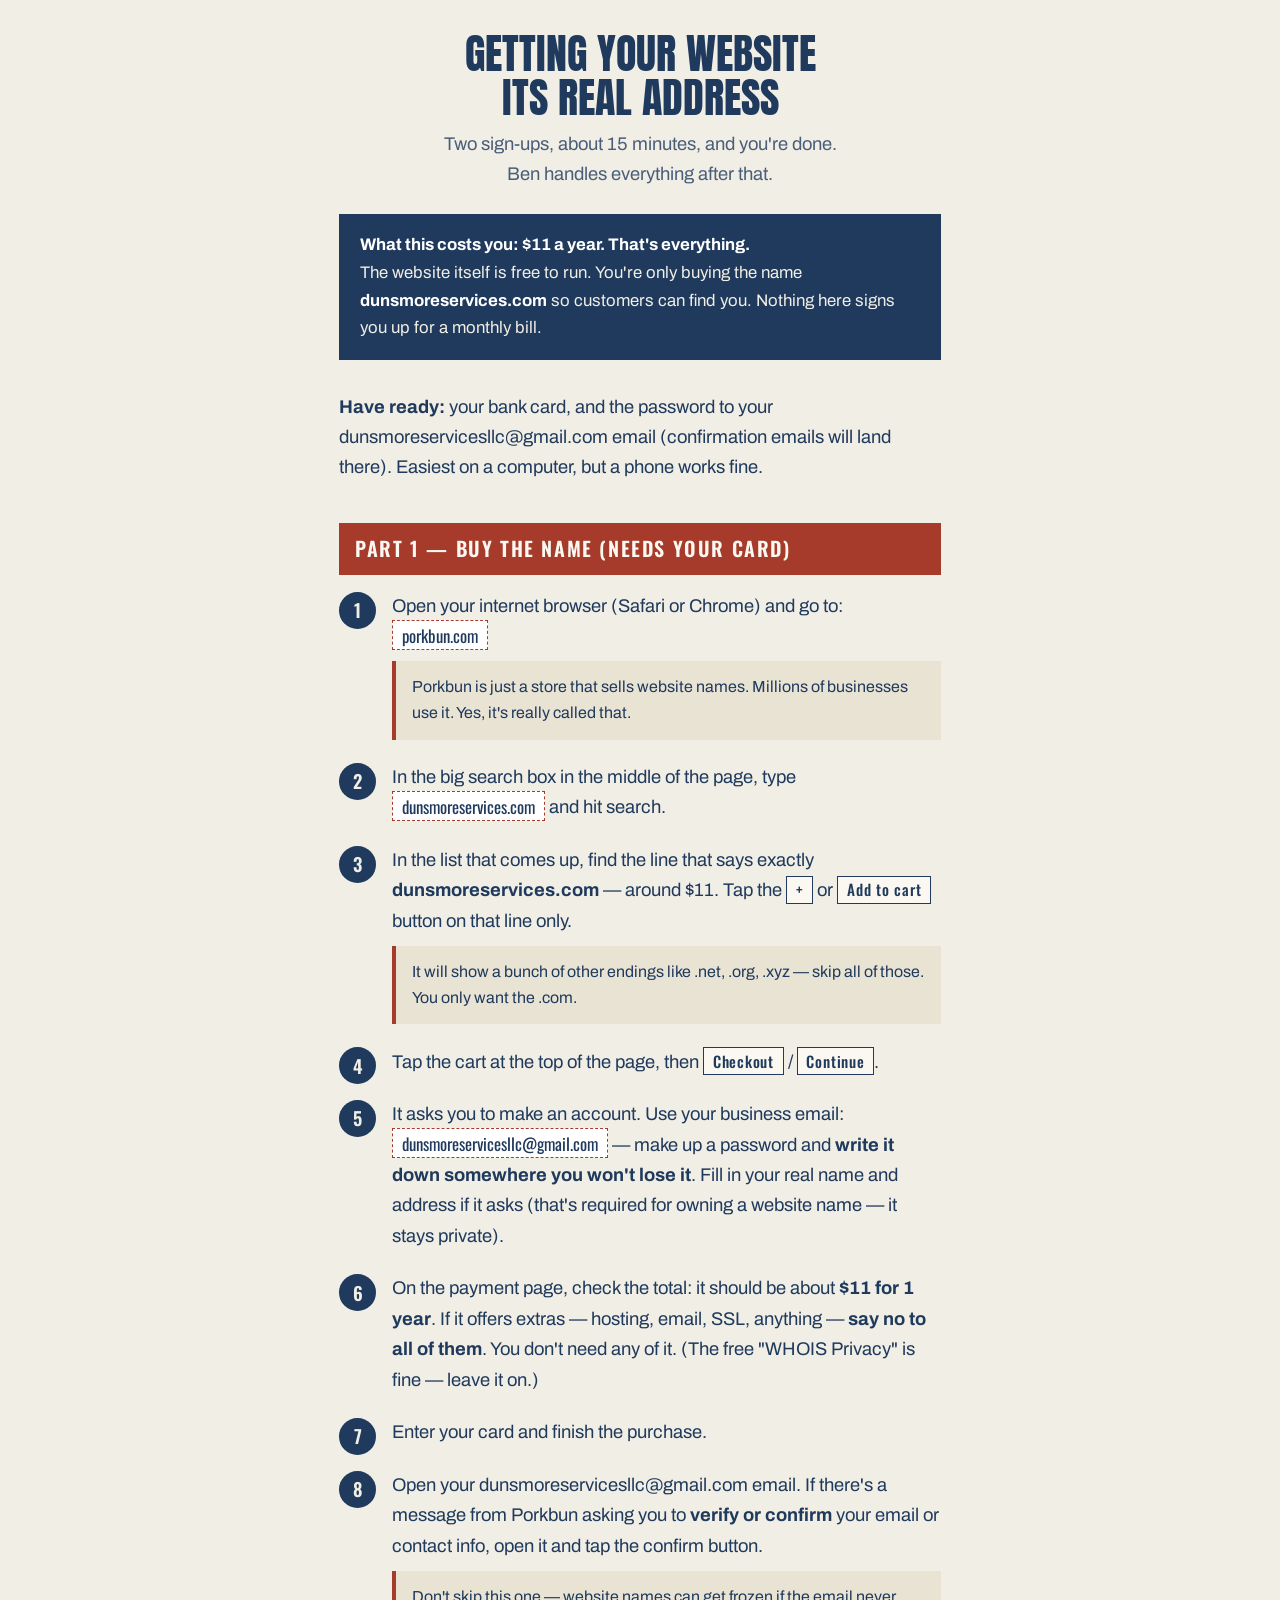
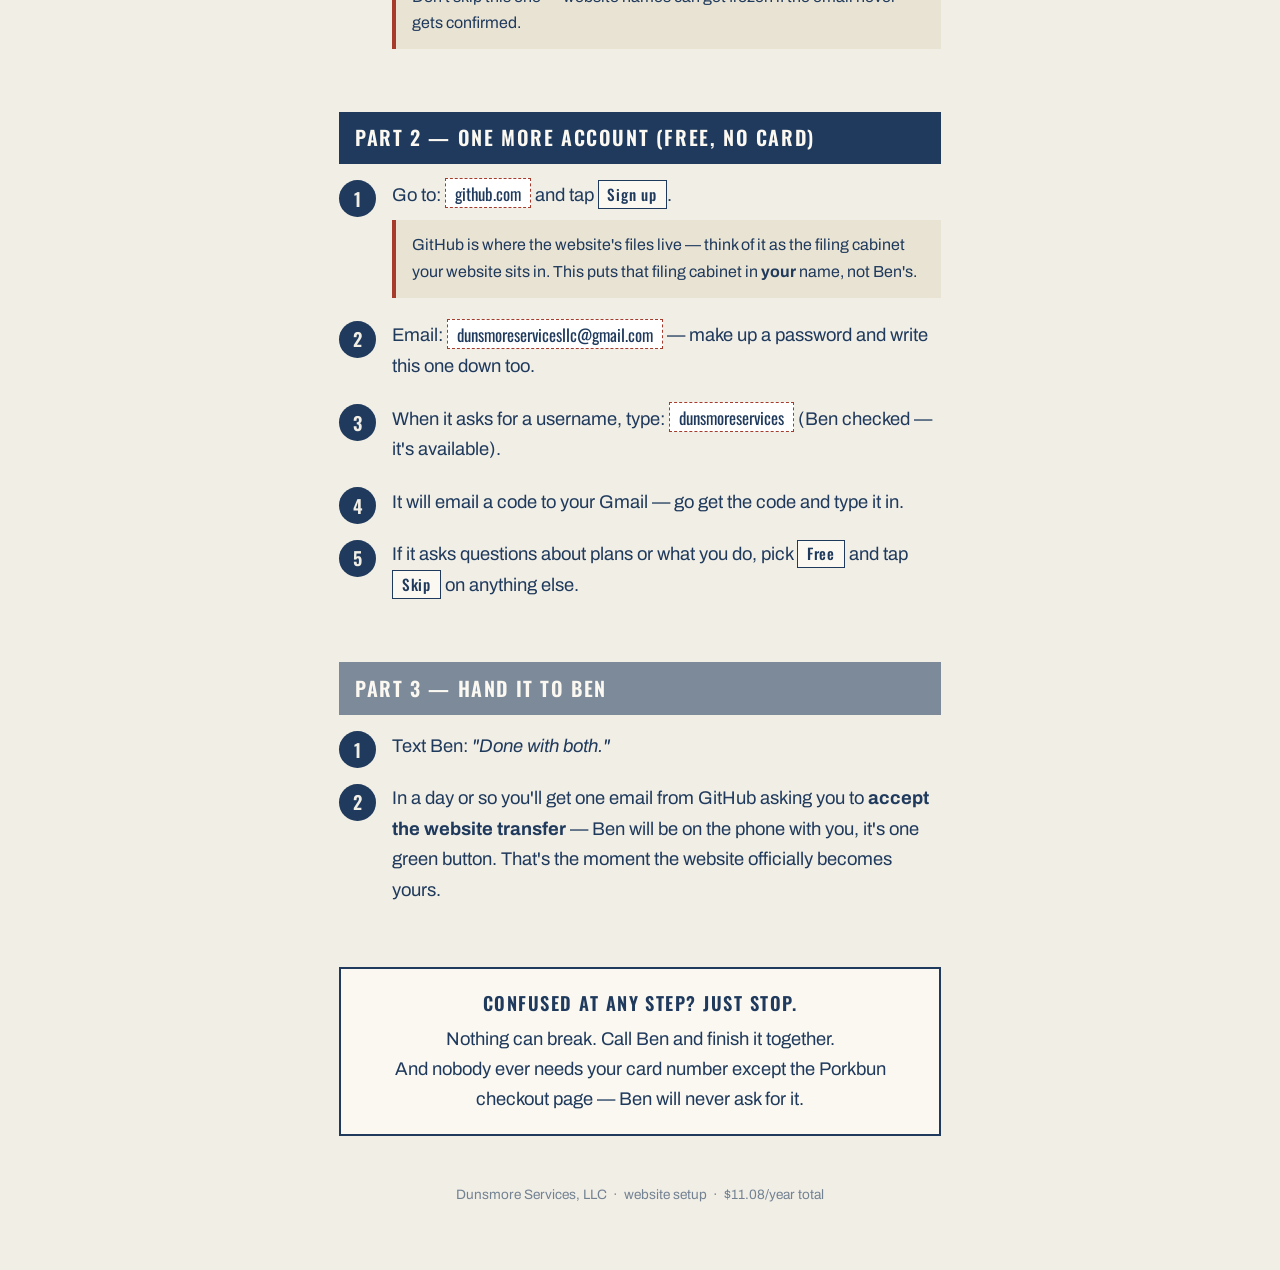
<file: setup/index.html>
<!DOCTYPE html>
<html lang="en">
<head>
  <meta charset="UTF-8">
  <meta name="viewport" content="width=device-width, initial-scale=1.0">
  <meta name="robots" content="noindex">
  <title>Steve's Setup Steps — Dunsmore Services Website</title>
  <link rel="icon" href="data:image/svg+xml,%3Csvg xmlns='http://www.w3.org/2000/svg' viewBox='0 0 64 64'%3E%3Ccircle cx='32' cy='32' r='30' fill='%231F3A5C'/%3E%3Cpath d='M20 40 32 28l12 12M24 38v8h16v-8' stroke='%23F1EEE6' stroke-width='4' fill='none' stroke-linecap='round' stroke-linejoin='round'/%3E%3C/svg%3E">
  <link rel="preconnect" href="https://fonts.googleapis.com">
  <link rel="preconnect" href="https://fonts.gstatic.com" crossorigin>
  <link href="https://fonts.googleapis.com/css2?family=Anton&family=Archivo:wght@400;600;700&family=Oswald:wght@500;600&display=swap" rel="stylesheet">
  <style>
    * { box-sizing: border-box; }
    body {
      margin: 0;
      background: #F1EEE6;
      color: #1F3A5C;
      font-family: "Archivo", "Helvetica Neue", Arial, sans-serif;
      font-size: 1.15rem;
      line-height: 1.65;
    }
    .wrap { max-width: 640px; margin: 0 auto; padding: 2rem 1.2rem 4rem; }
    header { text-align: center; margin-bottom: 1.5rem; }
    h1 {
      font-family: "Anton", Impact, sans-serif;
      font-weight: 400;
      text-transform: uppercase;
      font-size: clamp(1.9rem, 7vw, 2.6rem);
      line-height: 1.05;
      margin: 0 0 0.6rem;
    }
    .sub { color: rgba(31,58,92,.8); margin: 0; }
    .promise {
      background: #1F3A5C;
      color: #F1EEE6;
      padding: 1.1rem 1.3rem;
      margin: 1.5rem 0 2rem;
      font-size: 1.05rem;
    }
    .promise strong { color: #fff; }
    h2 {
      font-family: "Oswald", Arial, sans-serif;
      font-weight: 600;
      text-transform: uppercase;
      letter-spacing: 0.08em;
      font-size: 1.25rem;
      background: #A63A2B;
      color: #FAF8F1;
      padding: 0.6rem 1rem;
      margin: 2.5rem 0 1rem;
    }
    h2.part2 { background: #1F3A5C; }
    h2.part3 { background: rgba(31,58,92,.55); }
    ol.steps { margin: 0; padding: 0; list-style: none; counter-reset: step; }
    ol.steps > li {
      counter-increment: step;
      position: relative;
      padding: 0 0 1.4rem 3.3rem;
    }
    ol.steps > li::before {
      content: counter(step);
      position: absolute;
      left: 0; top: 0.05rem;
      width: 2.3rem; height: 2.3rem;
      border-radius: 50%;
      background: #1F3A5C;
      color: #F1EEE6;
      font-family: "Oswald", Arial, sans-serif;
      font-weight: 600;
      font-size: 1.15rem;
      display: flex; align-items: center; justify-content: center;
    }
    .btnword {
      display: inline-block;
      font-family: "Oswald", Arial, sans-serif;
      font-weight: 500;
      font-size: 0.95rem;
      letter-spacing: 0.05em;
      background: #FAF8F1;
      border: 1.5px solid #1F3A5C;
      padding: 0.05rem 0.55rem;
      white-space: nowrap;
    }
    .type {
      font-family: "Oswald", Arial, sans-serif;
      background: #fff;
      border: 1.5px dashed #A63A2B;
      padding: 0.1rem 0.55rem;
      font-size: 1.05rem;
      overflow-wrap: anywhere;
    }
    .note {
      background: #E9E3D4;
      border-left: 4px solid #A63A2B;
      padding: 0.8rem 1rem;
      font-size: 1rem;
      margin: 0.6rem 0 0;
    }
    .stop {
      margin-top: 2.5rem;
      border: 2px solid #1F3A5C;
      background: #FAF8F1;
      padding: 1.2rem 1.3rem;
      text-align: center;
    }
    .stop p { margin: 0; }
    .stop .big {
      font-family: "Oswald", Arial, sans-serif;
      font-weight: 600;
      text-transform: uppercase;
      letter-spacing: 0.08em;
      font-size: 1.15rem;
      margin-bottom: 0.3rem;
    }
    footer {
      margin-top: 3rem;
      text-align: center;
      font-size: 0.85rem;
      color: rgba(31,58,92,.6);
    }
  </style>
</head>
<body>
  <div class="wrap">
    <header>
      <h1>Getting Your Website<br>Its Real Address</h1>
      <p class="sub">Two sign-ups, about 15 minutes, and you're done.<br>Ben handles everything after that.</p>
    </header>

    <div class="promise">
      <strong>What this costs you: $11 a year. That's everything.</strong><br>
      The website itself is free to run. You're only buying the name
      <strong>dunsmoreservices.com</strong> so customers can find you.
      Nothing here signs you up for a monthly bill.
    </div>

    <p><strong>Have ready:</strong> your bank card, and the password to your
    dunsmoreservicesllc@gmail.com email (confirmation emails will land there).
    Easiest on a computer, but a phone works fine.</p>

    <h2>Part 1 — Buy the name (needs your card)</h2>
    <ol class="steps">
      <li>Open your internet browser (Safari or Chrome) and go to:
        <span class="type">porkbun.com</span>
        <div class="note">Porkbun is just a store that sells website names.
        Millions of businesses use it. Yes, it's really called that.</div>
      </li>
      <li>In the big search box in the middle of the page, type
        <span class="type">dunsmoreservices.com</span> and hit search.</li>
      <li>In the list that comes up, find the line that says exactly
        <strong>dunsmoreservices.com</strong> — around $11. Tap the
        <span class="btnword">+</span> or <span class="btnword">Add to cart</span>
        button on that line only.
        <div class="note">It will show a bunch of other endings like .net,
        .org, .xyz — skip all of those. You only want the .com.</div>
      </li>
      <li>Tap the cart at the top of the page, then
        <span class="btnword">Checkout</span> / <span class="btnword">Continue</span>.</li>
      <li>It asks you to make an account. Use your business email:
        <span class="type">dunsmoreservicesllc@gmail.com</span> — make up a
        password and <strong>write it down somewhere you won't lose it</strong>.
        Fill in your real name and address if it asks (that's required for
        owning a website name — it stays private).</li>
      <li>On the payment page, check the total: it should be about
        <strong>$11 for 1 year</strong>. If it offers extras — hosting, email,
        SSL, anything — <strong>say no to all of them</strong>. You don't need
        any of it. (The free "WHOIS Privacy" is fine — leave it on.)</li>
      <li>Enter your card and finish the purchase.</li>
      <li>Open your dunsmoreservicesllc@gmail.com email. If there's a message
        from Porkbun asking you to <strong>verify or confirm</strong> your
        email or contact info, open it and tap the confirm button.
        <div class="note">Don't skip this one — website names can get frozen
        if the email never gets confirmed.</div>
      </li>
    </ol>

    <h2 class="part2">Part 2 — One more account (free, no card)</h2>
    <ol class="steps">
      <li>Go to: <span class="type">github.com</span> and tap
        <span class="btnword">Sign up</span>.
        <div class="note">GitHub is where the website's files live —
        think of it as the filing cabinet your website sits in. This puts
        that filing cabinet in <strong>your</strong> name, not Ben's.</div>
      </li>
      <li>Email: <span class="type">dunsmoreservicesllc@gmail.com</span> —
        make up a password and write this one down too.</li>
      <li>When it asks for a username, type:
        <span class="type">dunsmoreservices</span>
        (Ben checked — it's available).</li>
      <li>It will email a code to your Gmail — go get the code and type it in.</li>
      <li>If it asks questions about plans or what you do, pick
        <span class="btnword">Free</span> and tap
        <span class="btnword">Skip</span> on anything else.</li>
    </ol>

    <h2 class="part3">Part 3 — Hand it to Ben</h2>
    <ol class="steps">
      <li>Text Ben: <em>"Done with both."</em></li>
      <li>In a day or so you'll get one email from GitHub asking you to
        <strong>accept the website transfer</strong> — Ben will be on the
        phone with you, it's one green button. That's the moment the website
        officially becomes yours.</li>
    </ol>

    <div class="stop">
      <p class="big">Confused at any step? Just stop.</p>
      <p>Nothing can break. Call Ben and finish it together.<br>
      And nobody ever needs your card number except the Porkbun checkout
      page — Ben will never ask for it.</p>
    </div>

    <footer>Dunsmore Services, LLC &nbsp;&middot;&nbsp; website setup &nbsp;&middot;&nbsp; $11.08/year total</footer>
  </div>
</body>
</html>
</file>
